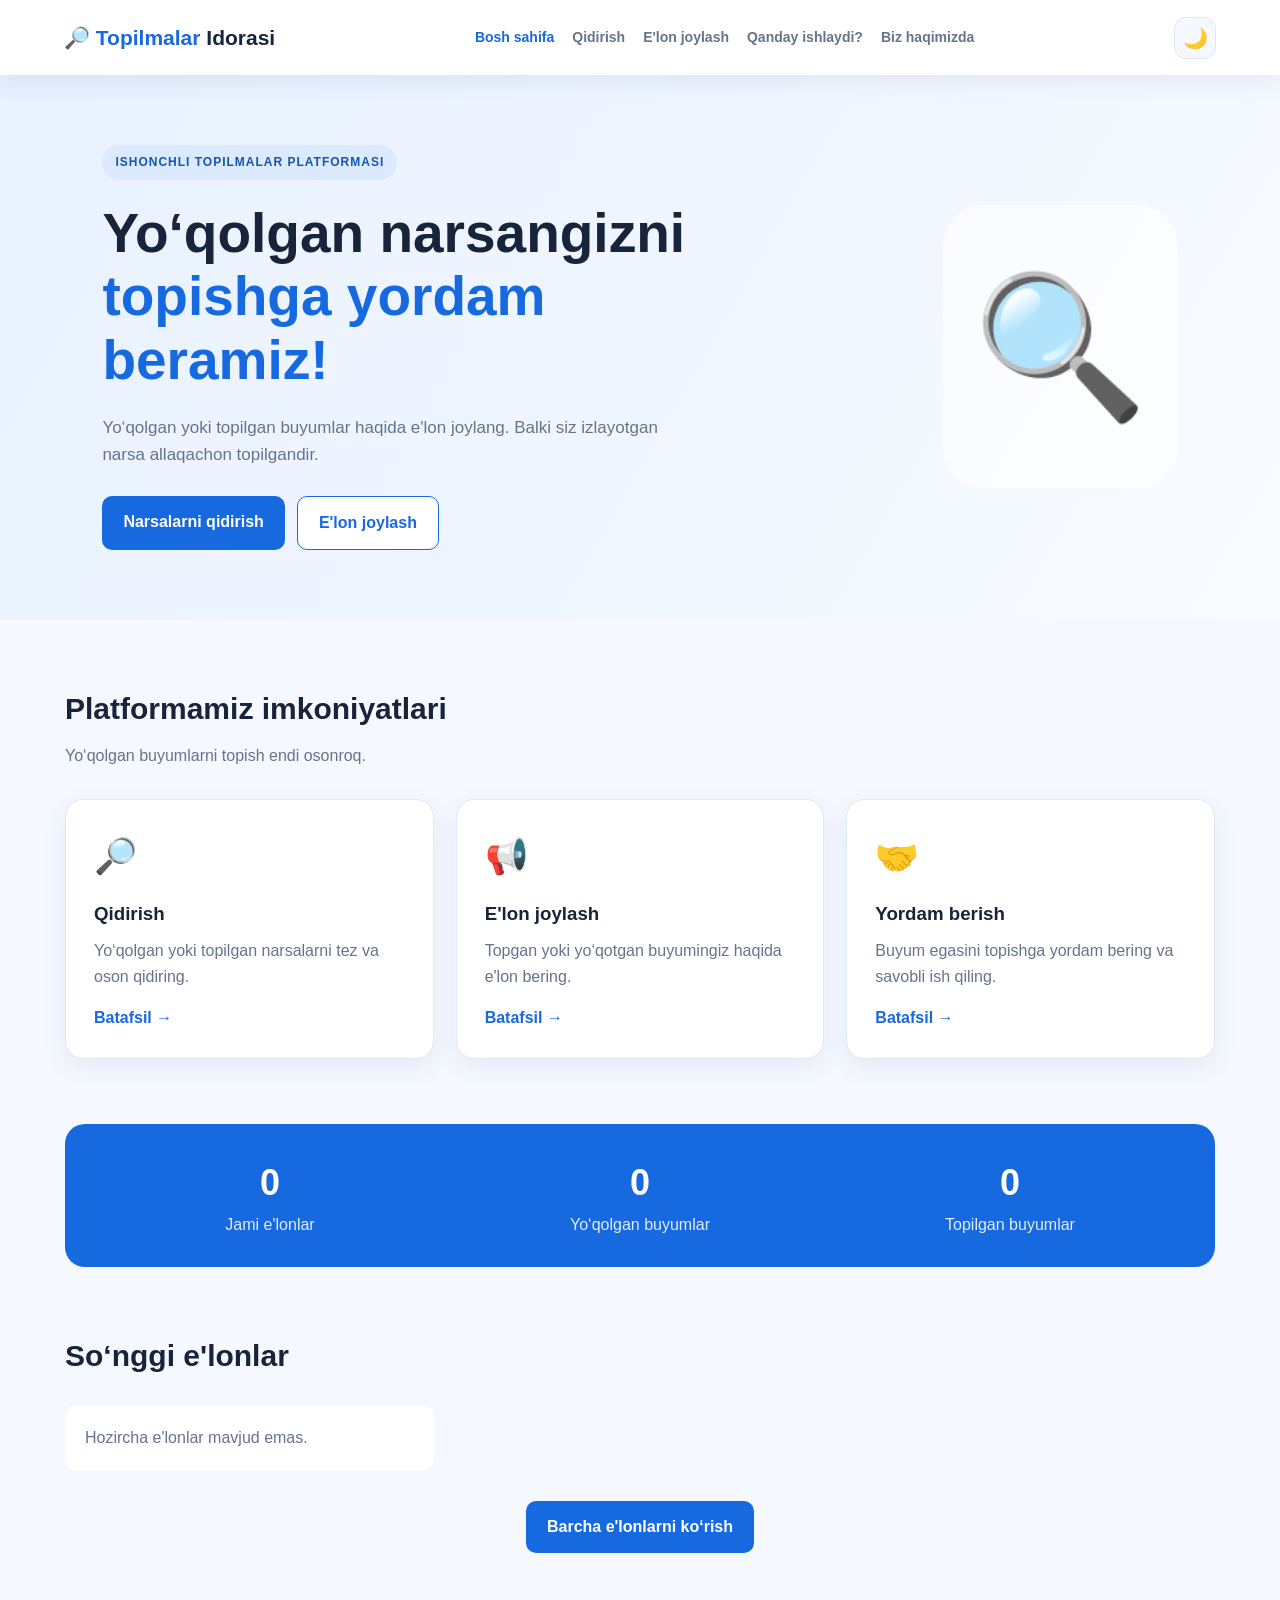
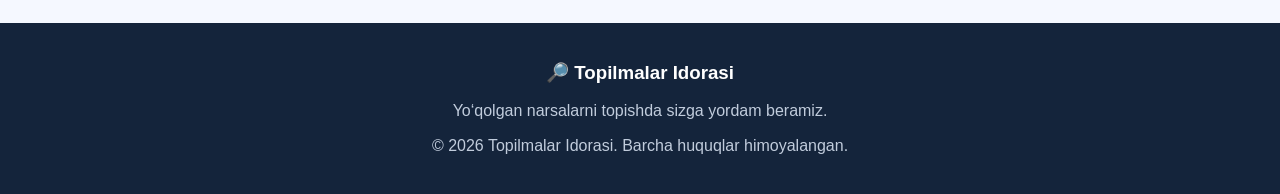
<file: index.html>
<!DOCTYPE html>
<html lang="uz">
<head>
    <meta charset="UTF-8">
    <meta name="viewport" content="width=device-width, initial-scale=1.0">
    <title>Topilmalar Idorasi | Bosh sahifa</title>
    <link rel="stylesheet" href="./stayl.css">
    <script src="./script.js" defer></script>
</head>
<body>

<header class="header">
    <a href="index.html" class="logo">🔎 Topilmalar <span>Idorasi</span></a>

    <nav class="nav">
        <a class="active" href="index.html">Bosh sahifa</a>
        <a href="qidirish.html">Qidirish</a>
        <a href="elon-joylash.html">E'lon joylash</a>
        <a href="qanday-ishlaydi.html">Qanday ishlaydi?</a>
        <a href="biz-haqimizda.html">Biz haqimizda</a>
    </nav>

    <button class="theme-btn" id="themeBtn">🌙</button>
</header>

<main>
    <section class="hero">
        <div class="hero-content">
            <span class="tag">ISHONCHLI TOPILMALAR PLATFORMASI</span>
            <h1>Yo‘qolgan narsangizni <span>topishga yordam beramiz!</span></h1>
            <p>
                Yo‘qolgan yoki topilgan buyumlar haqida e'lon joylang.
                Balki siz izlayotgan narsa allaqachon topilgandir.
            </p>

            <div class="hero-buttons">
                <a href="qidirish.html" class="btn primary">Narsalarni qidirish</a>
                <a href="elon-joylash.html" class="btn secondary">E'lon joylash</a>
            </div>
        </div>
        <div class="hero-icon">🔍</div>
    </section>

    <section class="container">
        <h2 class="section-title">Platformamiz imkoniyatlari</h2>
        <p class="section-desc">Yo‘qolgan buyumlarni topish endi osonroq.</p>

        <div class="cards">
            <div class="card">
                <div class="card-icon">🔎</div>
                <h3>Qidirish</h3>
                <p>Yo‘qolgan yoki topilgan narsalarni tez va oson qidiring.</p>
                <a href="qidirish.html">Batafsil →</a>
            </div>

            <div class="card">
                <div class="card-icon">📢</div>
                <h3>E'lon joylash</h3>
                <p>Topgan yoki yo‘qotgan buyumingiz haqida e'lon bering.</p>
                <a href="elon-joylash.html">Batafsil →</a>
            </div>

            <div class="card">
                <div class="card-icon">🤝</div>
                <h3>Yordam berish</h3>
                <p>Buyum egasini topishga yordam bering va savobli ish qiling.</p>
                <a href="qanday-ishlaydi.html">Batafsil →</a>
            </div>
        </div>
    </section>

    <section class="stats container">
        <div><h2 id="totalCount">0</h2><p>Jami e'lonlar</p></div>
        <div><h2 id="lostCount">0</h2><p>Yo‘qolgan buyumlar</p></div>
        <div><h2 id="foundCount">0</h2><p>Topilgan buyumlar</p></div>
    </section>

    <section class="container">
        <h2 class="section-title">So‘nggi e'lonlar</h2>
        <div id="latestListings" class="listing-grid">
            <p>Hozircha e'lonlar mavjud emas.</p>
        </div>
        <div class="center">
            <a href="qidirish.html" class="btn primary">Barcha e'lonlarni ko‘rish</a>
        </div>
    </section>
</main>

<footer class="footer">
    <h3>🔎 Topilmalar Idorasi</h3>
    <p>Yo‘qolgan narsalarni topishda sizga yordam beramiz.</p>
    <p>© 2026 Topilmalar Idorasi. Barcha huquqlar himoyalangan.</p>
</footer>

</body>
</html>
</file>
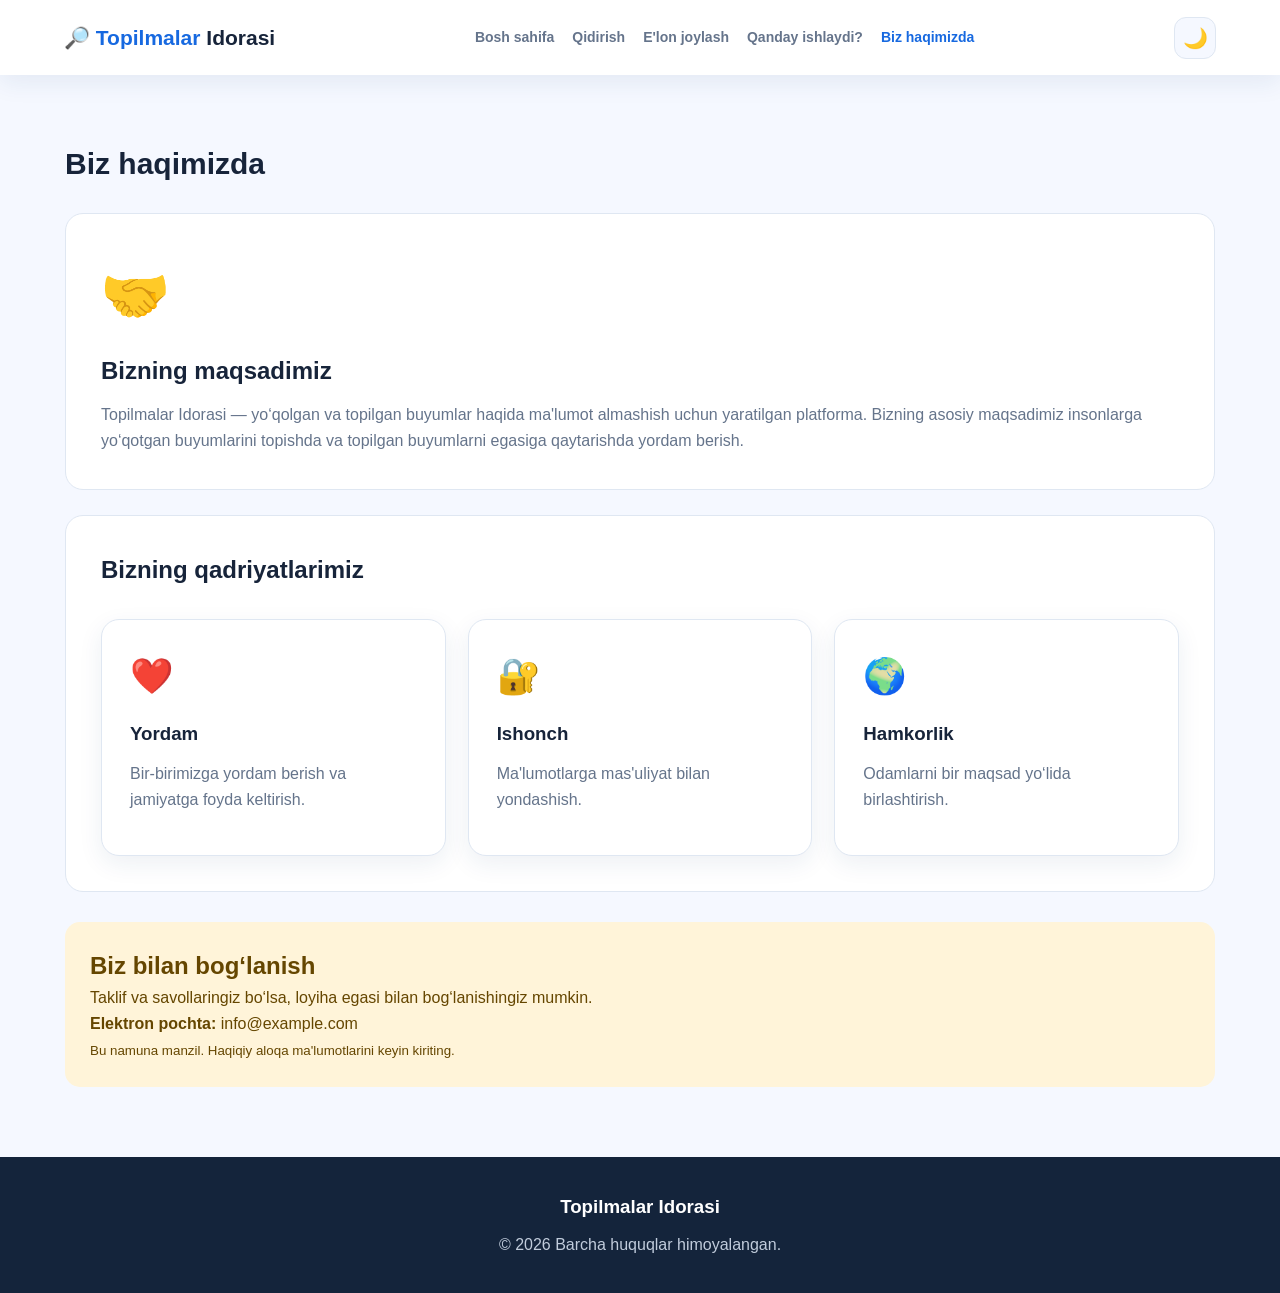
<file: biz-haqimizda.html>
<!DOCTYPE html>
<html lang="uz">
<head>
    <meta charset="UTF-8">
    <meta name="viewport" content="width=device-width, initial-scale=1.0">
    <title>Biz haqimizda | Topilmalar Idorasi</title>
    <link rel="stylesheet" href="./stayl.css">
    <script src="./script.js" defer></script>
</head>
<body>

<header class="header">
    <a href="index.html" class="logo">🔎 Topilmalar <span>Idorasi</span></a>
    <nav class="nav">
        <a href="index.html">Bosh sahifa</a>
        <a href="qidirish.html">Qidirish</a>
        <a href="elon-joylash.html">E'lon joylash</a>
        <a href="qanday-ishlaydi.html">Qanday ishlaydi?</a>
        <a class="active" href="biz-haqimizda.html">Biz haqimizda</a>
    </nav>
    <button class="theme-btn" id="themeBtn">🌙</button>
</header>

<main class="container page">
    <h1 class="page-title">Biz haqimizda</h1>

    <section class="about-box">
        <div class="about-icon">🤝</div>
        <h2>Bizning maqsadimiz</h2>
        <p>
            Topilmalar Idorasi — yo‘qolgan va topilgan buyumlar haqida
            ma'lumot almashish uchun yaratilgan platforma.
            Bizning asosiy maqsadimiz insonlarga yo‘qotgan buyumlarini
            topishda va topilgan buyumlarni egasiga qaytarishda yordam berish.
        </p>
    </section>

    <section class="about-box">
        <h2>Bizning qadriyatlarimiz</h2>
        <div class="cards">
            <div class="card">
                <div class="card-icon">❤️</div>
                <h3>Yordam</h3>
                <p>Bir-birimizga yordam berish va jamiyatga foyda keltirish.</p>
            </div>
            <div class="card">
                <div class="card-icon">🔐</div>
                <h3>Ishonch</h3>
                <p>Ma'lumotlarga mas'uliyat bilan yondashish.</p>
            </div>
            <div class="card">
                <div class="card-icon">🌍</div>
                <h3>Hamkorlik</h3>
                <p>Odamlarni bir maqsad yo‘lida birlashtirish.</p>
            </div>
        </div>
    </section>

    <section class="notice">
        <h2>Biz bilan bog‘lanish</h2>
        <p>Taklif va savollaringiz bo‘lsa, loyiha egasi bilan bog‘lanishingiz mumkin.</p>
        <p><strong>Elektron pochta:</strong> info@example.com</p>
        <small>Bu namuna manzil. Haqiqiy aloqa ma'lumotlarini keyin kiriting.</small>
    </section>
</main>

<footer class="footer">
    <h3>Topilmalar Idorasi</h3>
    <p>© 2026 Barcha huquqlar himoyalangan.</p>
</footer>

</body>
</html>
</file>
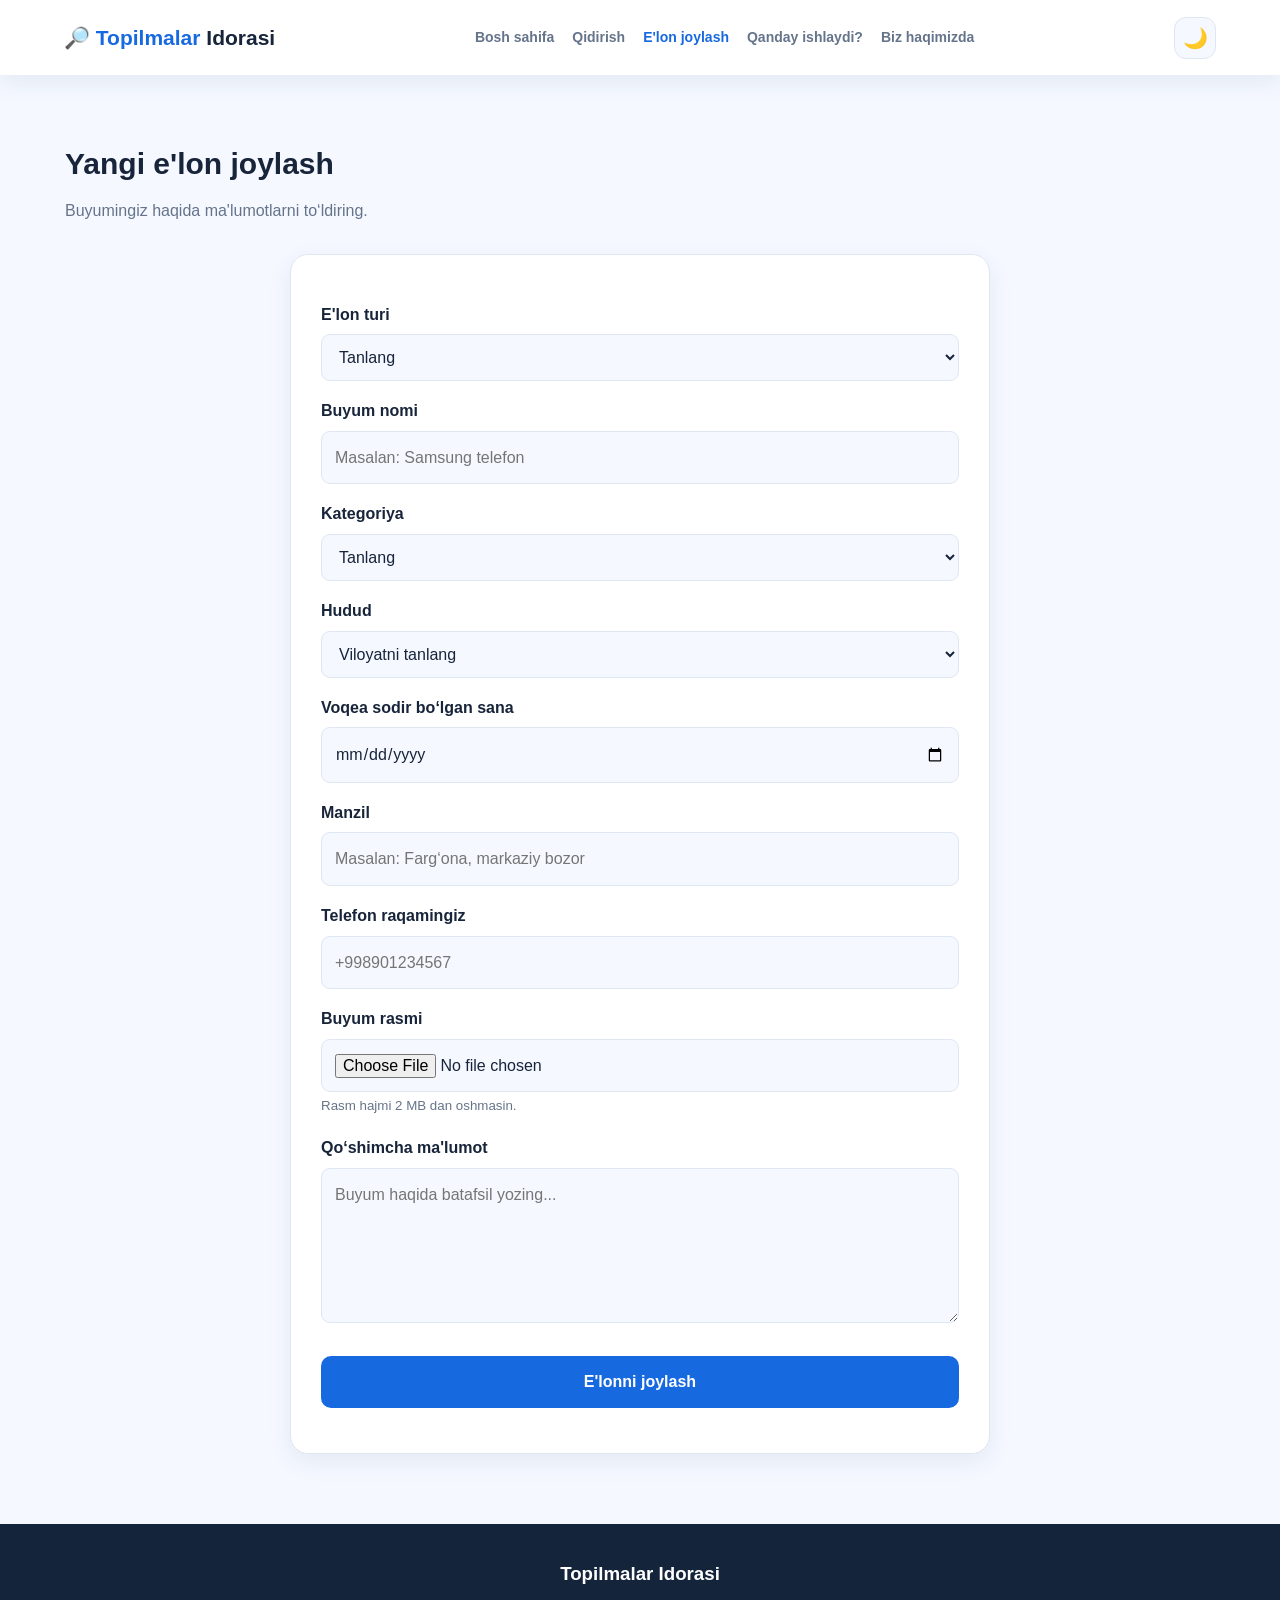
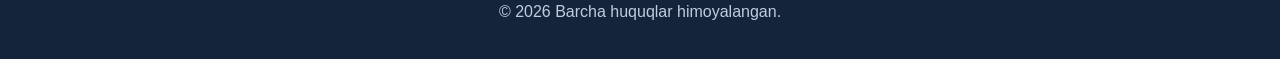
<file: elon-joylash.html>
<!DOCTYPE html>
<html lang="uz">
<head>
    <meta charset="UTF-8">
    <meta name="viewport" content="width=device-width, initial-scale=1.0">
    <title>E'lon joylash | Topilmalar Idorasi</title>
    <link rel="stylesheet" href="./stayl.css">
    <script src="./script.js" defer></script>
</head>
<body>

<header class="header">
    <a href="index.html" class="logo">🔎 Topilmalar <span>Idorasi</span></a>
    <nav class="nav">
        <a href="index.html">Bosh sahifa</a>
        <a href="qidirish.html">Qidirish</a>
        <a class="active" href="elon-joylash.html">E'lon joylash</a>
        <a href="qanday-ishlaydi.html">Qanday ishlaydi?</a>
        <a href="biz-haqimizda.html">Biz haqimizda</a>
    </nav>
    <button class="theme-btn" id="themeBtn">🌙</button>
</header>

<main class="container page">
    <h1 class="page-title">Yangi e'lon joylash</h1>
    <p class="section-desc">Buyumingiz haqida ma'lumotlarni to‘ldiring.</p>

    <form id="listingForm" class="form-box">

        <label>E'lon turi</label>
        <select id="listingType" required>
            <option value="">Tanlang</option>
            <option value="lost">Yo‘qotdim</option>
            <option value="found">Topib oldim</option>
        </select>

        <label>Buyum nomi</label>
        <input type="text" id="itemName" placeholder="Masalan: Samsung telefon" required>

        <label>Kategoriya</label>
        <select id="itemCategory" required>
            <option value="">Tanlang</option>
            <option value="Telefon">Telefon</option>
            <option value="Hujjat">Hujjat</option>
            <option value="Hamyon">Hamyon</option>
            <option value="Kalit">Kalit</option>
            <option value="Sumka">Sumka</option>
            <option value="Boshqa">Boshqa</option>
        </select>

        <label>Hudud</label>
        <select id="itemRegion" required>
            <option value="">Viloyatni tanlang</option>
            <option value="Toshkent">Toshkent</option>
            <option value="Farg‘ona">Farg‘ona</option>
            <option value="Andijon">Andijon</option>
            <option value="Namangan">Namangan</option>
            <option value="Samarqand">Samarqand</option>
            <option value="Buxoro">Buxoro</option>
            <option value="Qashqadaryo">Qashqadaryo</option>
            <option value="Surxondaryo">Surxondaryo</option>
            <option value="Xorazm">Xorazm</option>
            <option value="Navoiy">Navoiy</option>
            <option value="Jizzax">Jizzax</option>
            <option value="Sirdaryo">Sirdaryo</option>
            <option value="Qoraqalpog‘iston">Qoraqalpog‘iston</option>
        </select>

        <label>Voqea sodir bo‘lgan sana</label>
        <input type="date" id="itemDate" required>

        <label>Manzil</label>
        <input type="text" id="itemLocation" placeholder="Masalan: Farg‘ona, markaziy bozor" required>

        <label>Telefon raqamingiz</label>
        <input type="tel" id="itemPhone" placeholder="+998901234567" required>

        <label>Buyum rasmi</label>
        <input type="file" id="itemImage" accept="image/png,image/jpeg,image/webp">
        <small>Rasm hajmi 2 MB dan oshmasin.</small>

        <label>Qo‘shimcha ma'lumot</label>
        <textarea id="itemDescription" rows="5" placeholder="Buyum haqida batafsil yozing..." required></textarea>

        <button type="submit" class="btn primary full">E'lonni joylash</button>

        <p id="formMessage" class="form-message"></p>
    </form>
</main>

<footer class="footer">
    <h3>Topilmalar Idorasi</h3>
    <p>© 2026 Barcha huquqlar himoyalangan.</p>
</footer>

</body>
</html>
</file>
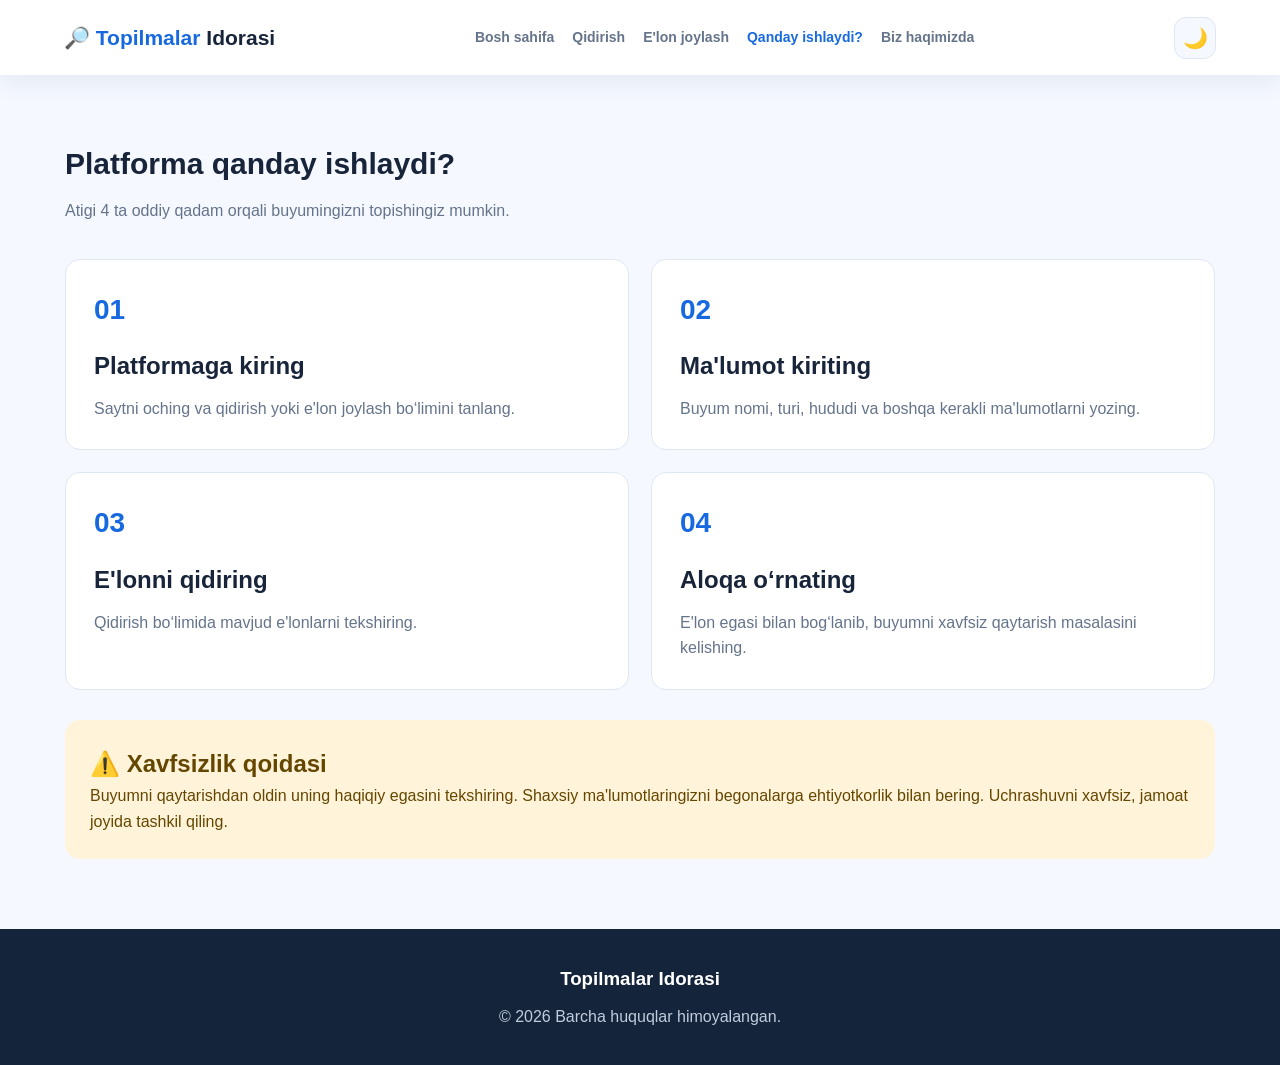
<file: qanday-ishlaydi.html>
<!DOCTYPE html>
<html lang="uz">
<head>
    <meta charset="UTF-8">
    <meta name="viewport" content="width=device-width, initial-scale=1.0">
    <title>Qanday ishlaydi? | Topilmalar Idorasi</title>
    <link rel="stylesheet" href="./stayl.css">
    <script src="./script.js" defer></script>
</head>
<body>

<header class="header">
    <a href="index.html" class="logo">🔎 Topilmalar <span>Idorasi</span></a>
    <nav class="nav">
        <a href="index.html">Bosh sahifa</a>
        <a href="qidirish.html">Qidirish</a>
        <a href="elon-joylash.html">E'lon joylash</a>
        <a class="active" href="qanday-ishlaydi.html">Qanday ishlaydi?</a>
        <a href="biz-haqimizda.html">Biz haqimizda</a>
    </nav>
    <button class="theme-btn" id="themeBtn">🌙</button>
</header>

<main class="container page">
    <h1 class="page-title">Platforma qanday ishlaydi?</h1>
    <p class="section-desc">Atigi 4 ta oddiy qadam orqali buyumingizni topishingiz mumkin.</p>

    <div class="steps">
        <div class="step-card">
            <span>01</span>
            <h2>Platformaga kiring</h2>
            <p>Saytni oching va qidirish yoki e'lon joylash bo‘limini tanlang.</p>
        </div>

        <div class="step-card">
            <span>02</span>
            <h2>Ma'lumot kiriting</h2>
            <p>Buyum nomi, turi, hududi va boshqa kerakli ma'lumotlarni yozing.</p>
        </div>

        <div class="step-card">
            <span>03</span>
            <h2>E'lonni qidiring</h2>
            <p>Qidirish bo‘limida mavjud e'lonlarni tekshiring.</p>
        </div>

        <div class="step-card">
            <span>04</span>
            <h2>Aloqa o‘rnating</h2>
            <p>E'lon egasi bilan bog‘lanib, buyumni xavfsiz qaytarish masalasini kelishing.</p>
        </div>
    </div>

    <div class="notice">
        <h2>⚠️ Xavfsizlik qoidasi</h2>
        <p>
            Buyumni qaytarishdan oldin uning haqiqiy egasini tekshiring.
            Shaxsiy ma'lumotlaringizni begonalarga ehtiyotkorlik bilan bering.
            Uchrashuvni xavfsiz, jamoat joyida tashkil qiling.
        </p>
    </div>
</main>

<footer class="footer">
    <h3>Topilmalar Idorasi</h3>
    <p>© 2026 Barcha huquqlar himoyalangan.</p>
</footer>

</body>
</html>
</file>
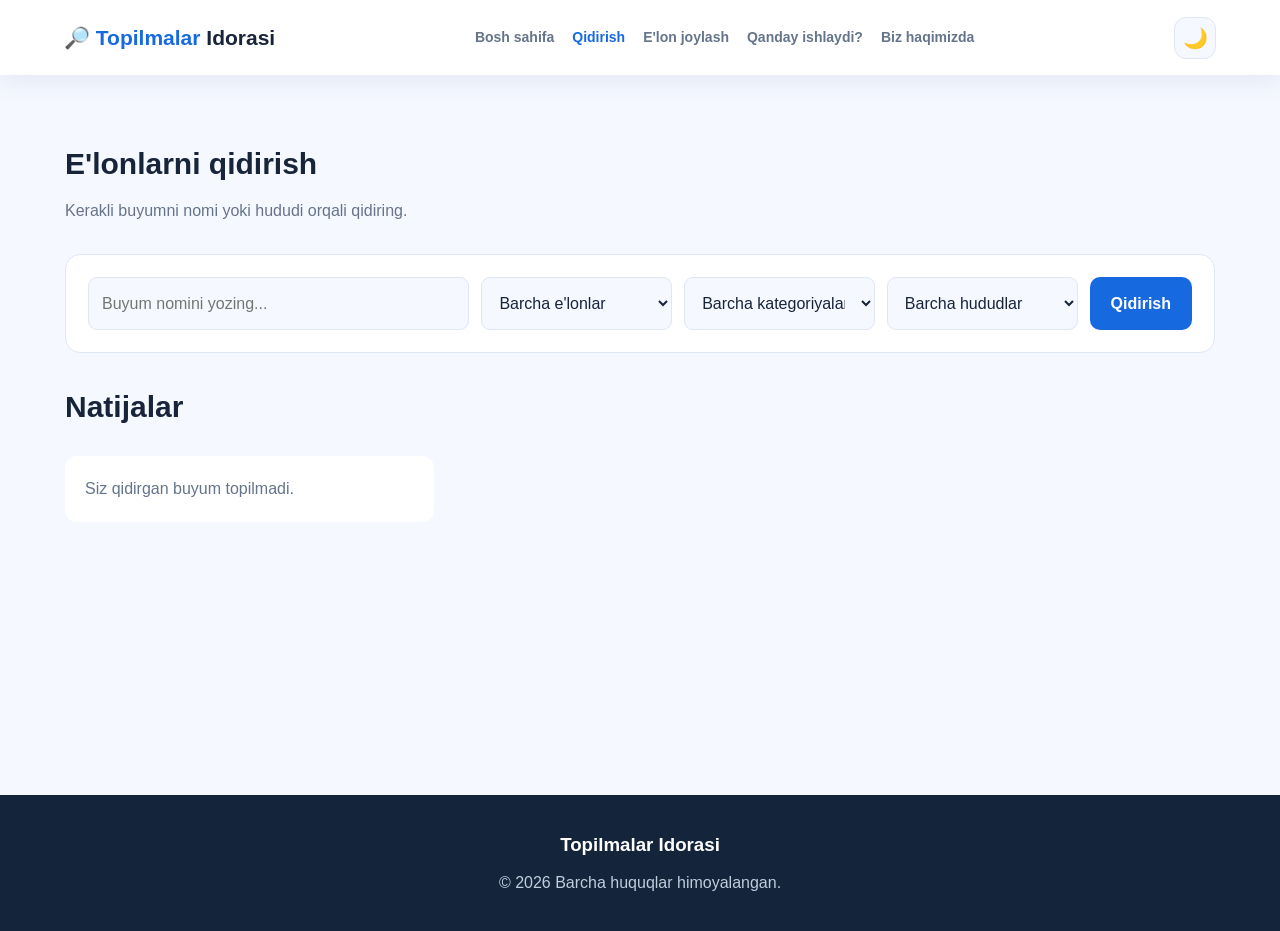
<file: qidirish.html>
<!DOCTYPE html>
<html lang="uz">
<head>
    <meta charset="UTF-8">
    <meta name="viewport" content="width=device-width, initial-scale=1.0">
    <title>E'lonlarni qidirish | Topilmalar Idorasi</title>
    <link rel="stylesheet" href="./stayl.css">
    <script src="./script.js" defer></script>
</head>
<body>

<header class="header">
    <a href="index.html" class="logo">🔎 Topilmalar <span>Idorasi</span></a>
    <nav class="nav">
        <a href="index.html">Bosh sahifa</a>
        <a class="active" href="qidirish.html">Qidirish</a>
        <a href="elon-joylash.html">E'lon joylash</a>
        <a href="qanday-ishlaydi.html">Qanday ishlaydi?</a>
        <a href="biz-haqimizda.html">Biz haqimizda</a>
    </nav>
    <button class="theme-btn" id="themeBtn">🌙</button>
</header>

<main class="container page">
    <h1 class="page-title">E'lonlarni qidirish</h1>
    <p class="section-desc">Kerakli buyumni nomi yoki hududi orqali qidiring.</p>

    <div class="search-panel">
        <input type="text" id="searchInput" placeholder="Buyum nomini yozing...">

        <select id="typeFilter">
            <option value="">Barcha e'lonlar</option>
            <option value="lost">Yo‘qolgan</option>
            <option value="found">Topilgan</option>
        </select>

        <select id="categoryFilter">
            <option value="">Barcha kategoriyalar</option>
            <option value="Telefon">Telefon</option>
            <option value="Hujjat">Hujjat</option>
            <option value="Hamyon">Hamyon</option>
            <option value="Kalit">Kalit</option>
            <option value="Sumka">Sumka</option>
            <option value="Boshqa">Boshqa</option>
        </select>

        <select id="regionFilter">
            <option value="">Barcha hududlar</option>
            <option value="Toshkent">Toshkent</option>
            <option value="Farg‘ona">Farg‘ona</option>
            <option value="Andijon">Andijon</option>
            <option value="Namangan">Namangan</option>
            <option value="Samarqand">Samarqand</option>
            <option value="Buxoro">Buxoro</option>
            <option value="Qashqadaryo">Qashqadaryo</option>
            <option value="Surxondaryo">Surxondaryo</option>
            <option value="Xorazm">Xorazm</option>
            <option value="Navoiy">Navoiy</option>
            <option value="Jizzax">Jizzax</option>
            <option value="Sirdaryo">Sirdaryo</option>
            <option value="Qoraqalpog‘iston">Qoraqalpog‘iston</option>
        </select>

        <button class="btn primary" id="searchBtn">Qidirish</button>
    </div>

    <h2 class="section-title">Natijalar</h2>
    <div id="searchResults" class="listing-grid"></div>
</main>

<footer class="footer">
    <h3>Topilmalar Idorasi</h3>
    <p>© 2026 Barcha huquqlar himoyalangan.</p>
</footer>

</body>
</html>
</file>
<file: stayl.css>
/* UMUMIY SOZLAMALAR */
* {
    margin: 0;
    padding: 0;
    box-sizing: border-box;
}

:root {
    --primary: #1769e0;
    --primary-dark: #0d4eaf;
    --background: #f5f8ff;
    --surface: #ffffff;
    --text: #17243a;
    --muted: #65748b;
    --border: #dfe7f2;
    --shadow: 0 8px 25px rgba(25, 65, 120, 0.08);
}

body {
    font-family: Arial, sans-serif;
    background: var(--background);
    color: var(--text);
    line-height: 1.6;
    transition: background 0.3s, color 0.3s;
}

a {
    text-decoration: none;
    color: inherit;
}

button, input, select, textarea {
    font: inherit;
}

button {
    cursor: pointer;
}

/* TUN REJIMI */
body.dark {
    --background: #101827;
    --surface: #1b293c;
    --text: #f0f4fa;
    --muted: #b1bfd1;
    --border: #34445b;
    --shadow: 0 8px 25px rgba(0, 0, 0, 0.2);
}

/* HEADER */
.header {
    min-height: 75px;
    background: var(--surface);
    display: flex;
    justify-content: space-between;
    align-items: center;
    padding: 15px 5%;
    gap: 20px;
    box-shadow: var(--shadow);
    position: sticky;
    top: 0;
    z-index: 10;
}

.logo {
    font-size: 21px;
    font-weight: 800;
    color: var(--primary);
    white-space: nowrap;
}

.logo span {
    color: var(--text);
}

.nav {
    display: flex;
    align-items: center;
    flex-wrap: wrap;
    gap: 18px;
}

.nav a {
    font-size: 14px;
    color: var(--muted);
    font-weight: 600;
}

.nav a:hover,
.nav a.active {
    color: var(--primary);
}

.theme-btn {
    border: 1px solid var(--border);
    background: var(--background);
    color: var(--text);
    width: 42px;
    height: 42px;
    border-radius: 12px;
    font-size: 20px;
}

/* BOSH SAHIFA */
.hero {
    min-height: 470px;
    padding: 70px 8%;
    display: flex;
    align-items: center;
    justify-content: space-between;
    gap: 35px;
    background: linear-gradient(120deg, #e8f1ff, #f8fbff);
}

.dark .hero {
    background: linear-gradient(120deg, #1a3153, #182438);
}

.hero-content {
    max-width: 650px;
}

.tag {
    display: inline-block;
    padding: 8px 13px;
    border-radius: 20px;
    background: #dceaff;
    color: #1455b4;
    font-size: 12px;
    font-weight: 700;
    letter-spacing: 1px;
}

.hero h1 {
    font-size: clamp(32px, 5vw, 55px);
    line-height: 1.15;
    margin: 22px 0;
}

.hero h1 span {
    color: var(--primary);
}

.hero p {
    color: var(--muted);
    font-size: 17px;
    max-width: 560px;
}

.hero-icon {
    font-size: 140px;
    padding: 30px;
    background: rgba(255, 255, 255, 0.65);
    border-radius: 40px;
}

.hero-buttons {
    display: flex;
    flex-wrap: wrap;
    gap: 12px;
    margin-top: 28px;
}

/* TUGMALAR */
.btn {
    display: inline-block;
    border: none;
    border-radius: 10px;
    padding: 13px 21px;
    font-weight: 700;
    text-align: center;
    transition: 0.2s;
}

.primary {
    background: var(--primary);
    color: white;
}

.primary:hover {
    background: var(--primary-dark);
    transform: translateY(-2px);
}

.secondary {
    color: var(--primary);
    background: white;
    border: 1px solid var(--primary);
}

.secondary:hover {
    background: #eaf2ff;
}

/* UMUMIY CONTAINER */
.container {
    width: min(1150px, 90%);
    margin: 65px auto;
}

.page {
    min-height: 65vh;
}

.page-title,
.section-title {
    font-size: 30px;
    margin-bottom: 10px;
}

.section-desc {
    color: var(--muted);
    margin-bottom: 30px;
}

.center {
    text-align: center;
    margin-top: 30px;
}

/* KARTALAR */
.cards {
    display: grid;
    grid-template-columns: repeat(3, 1fr);
    gap: 22px;
    margin-top: 30px;
}

.card {
    background: var(--surface);
    border: 1px solid var(--border);
    padding: 28px;
    border-radius: 18px;
    box-shadow: var(--shadow);
    transition: transform 0.2s;
}

.card:hover {
    transform: translateY(-5px);
}

.card-icon {
    font-size: 35px;
    margin-bottom: 15px;
}

.card h3 {
    margin-bottom: 10px;
}

.card p {
    color: var(--muted);
    margin-bottom: 15px;
}

.card a {
    color: var(--primary);
    font-weight: 700;
}

/* STATISTIKA */
.stats {
    background: var(--primary);
    color: white;
    border-radius: 20px;
    padding: 30px;
    display: grid;
    grid-template-columns: repeat(3, 1fr);
    text-align: center;
    gap: 20px;
}

.stats h2 {
    font-size: 36px;
}

.stats p {
    color: #e2edff;
}

/* QIDIRISH */
.search-panel {
    background: var(--surface);
    padding: 22px;
    border: 1px solid var(--border);
    border-radius: 15px;
    display: grid;
    grid-template-columns: 2fr 1fr 1fr 1fr auto;
    gap: 12px;
    margin: 30px 0;
}

/* INPUT VA FORM */
input, select, textarea {
    width: 100%;
    padding: 13px;
    border: 1px solid var(--border);
    background: var(--background);
    color: var(--text);
    border-radius: 9px;
    outline: none;
}

input:focus, select:focus, textarea:focus {
    border-color: var(--primary);
    box-shadow: 0 0 0 3px rgba(23, 105, 224, 0.1);
}

.form-box {
    max-width: 700px;
    margin: 30px auto;
    background: var(--surface);
    border: 1px solid var(--border);
    padding: 30px;
    border-radius: 18px;
    box-shadow: var(--shadow);
}

.form-box label {
    display: block;
    font-weight: 700;
    margin: 17px 0 7px;
}

.form-box small {
    color: var(--muted);
}

.full {
    width: 100%;
    margin-top: 25px;
}

.form-message {
    margin-top: 15px;
    font-weight: 700;
}

/* E'LON KARTALARI */
.listing-grid {
    display: grid;
    grid-template-columns: repeat(3, 1fr);
    gap: 22px;
    margin-top: 25px;
}

.listing-card {
    overflow: hidden;
    background: var(--surface);
    border: 1px solid var(--border);
    border-radius: 15px;
    box-shadow: var(--shadow);
}

.listing-card img {
    width: 100%;
    height: 190px;
    object-fit: cover;
    background: var(--background);
}

.listing-info {
    padding: 18px;
}

.listing-info h3 {
    margin: 10px 0;
}

.listing-info p {
    color: var(--muted);
    margin: 5px 0;
    overflow-wrap: anywhere;
}

.status {
    display: inline-block;
    padding: 5px 10px;
    border-radius: 20px;
    font-size: 12px;
    font-weight: 700;
}

.status.lost {
    background: #ffe6e6;
    color: #c52c2c;
}

.status.found {
    background: #dff8e9;
    color: #168348;
}

.empty {
    color: var(--muted);
    padding: 20px;
    background: var(--surface);
    border-radius: 12px;
}

/* QANDAY ISHLAYDI */
.steps {
    display: grid;
    grid-template-columns: repeat(2, 1fr);
    gap: 22px;
    margin-top: 35px;
}

.step-card {
    background: var(--surface);
    padding: 28px;
    border: 1px solid var(--border);
    border-radius: 15px;
}

.step-card span {
    display: inline-block;
    color: var(--primary);
    font-size: 28px;
    font-weight: 800;
    margin-bottom: 15px;
}

.step-card p {
    color: var(--muted);
    margin-top: 10px;
}

/* BIZ HAQIMIZDA */
.about-box {
    background: var(--surface);
    padding: 35px;
    border: 1px solid var(--border);
    border-radius: 18px;
    margin: 25px 0;
}

.about-box p {
    color: var(--muted);
    margin-top: 12px;
}

.about-icon {
    font-size: 55px;
    margin-bottom: 15px;
}

.notice {
    background: #fff4d9;
    color: #654600;
    padding: 25px;
    border-radius: 15px;
    margin: 30px 0;
}

.dark .notice {
    background: #493b1e;
    color: #ffe6a5;
}

/* FOOTER */
.footer {
    background: #14243b;
    color: white;
    text-align: center;
    padding: 35px 15px;
    margin-top: 70px;
}

.footer p {
    color: #c1ccdc;
    margin-top: 10px;
}

/* MOSLASHUVCHAN DIZAYN */
@media (max-width: 1000px) {
    .header {
        flex-wrap: wrap;
    }

    .nav {
        order: 3;
        width: 100%;
        justify-content: center;
    }

    .search-panel {
        grid-template-columns: repeat(2, 1fr);
    }

    .listing-grid {
        grid-template-columns: repeat(2, 1fr);
    }
}

@media (max-width: 650px) {
    .hero {
        padding: 50px 6%;
    }

    .hero-icon {
        display: none;
    }

    .cards,
    .stats,
    .steps,
    .listing-grid {
        grid-template-columns: 1fr;
    }

    .search-panel {
        grid-template-columns: 1fr;
    }

    .nav {
        gap: 12px;
    }

    .nav a {
        font-size: 12px;
    }

    .form-box {
        padding: 20px;
    }

    .page-title,
    .section-title {
        font-size: 25px;
    }
}
</file>
